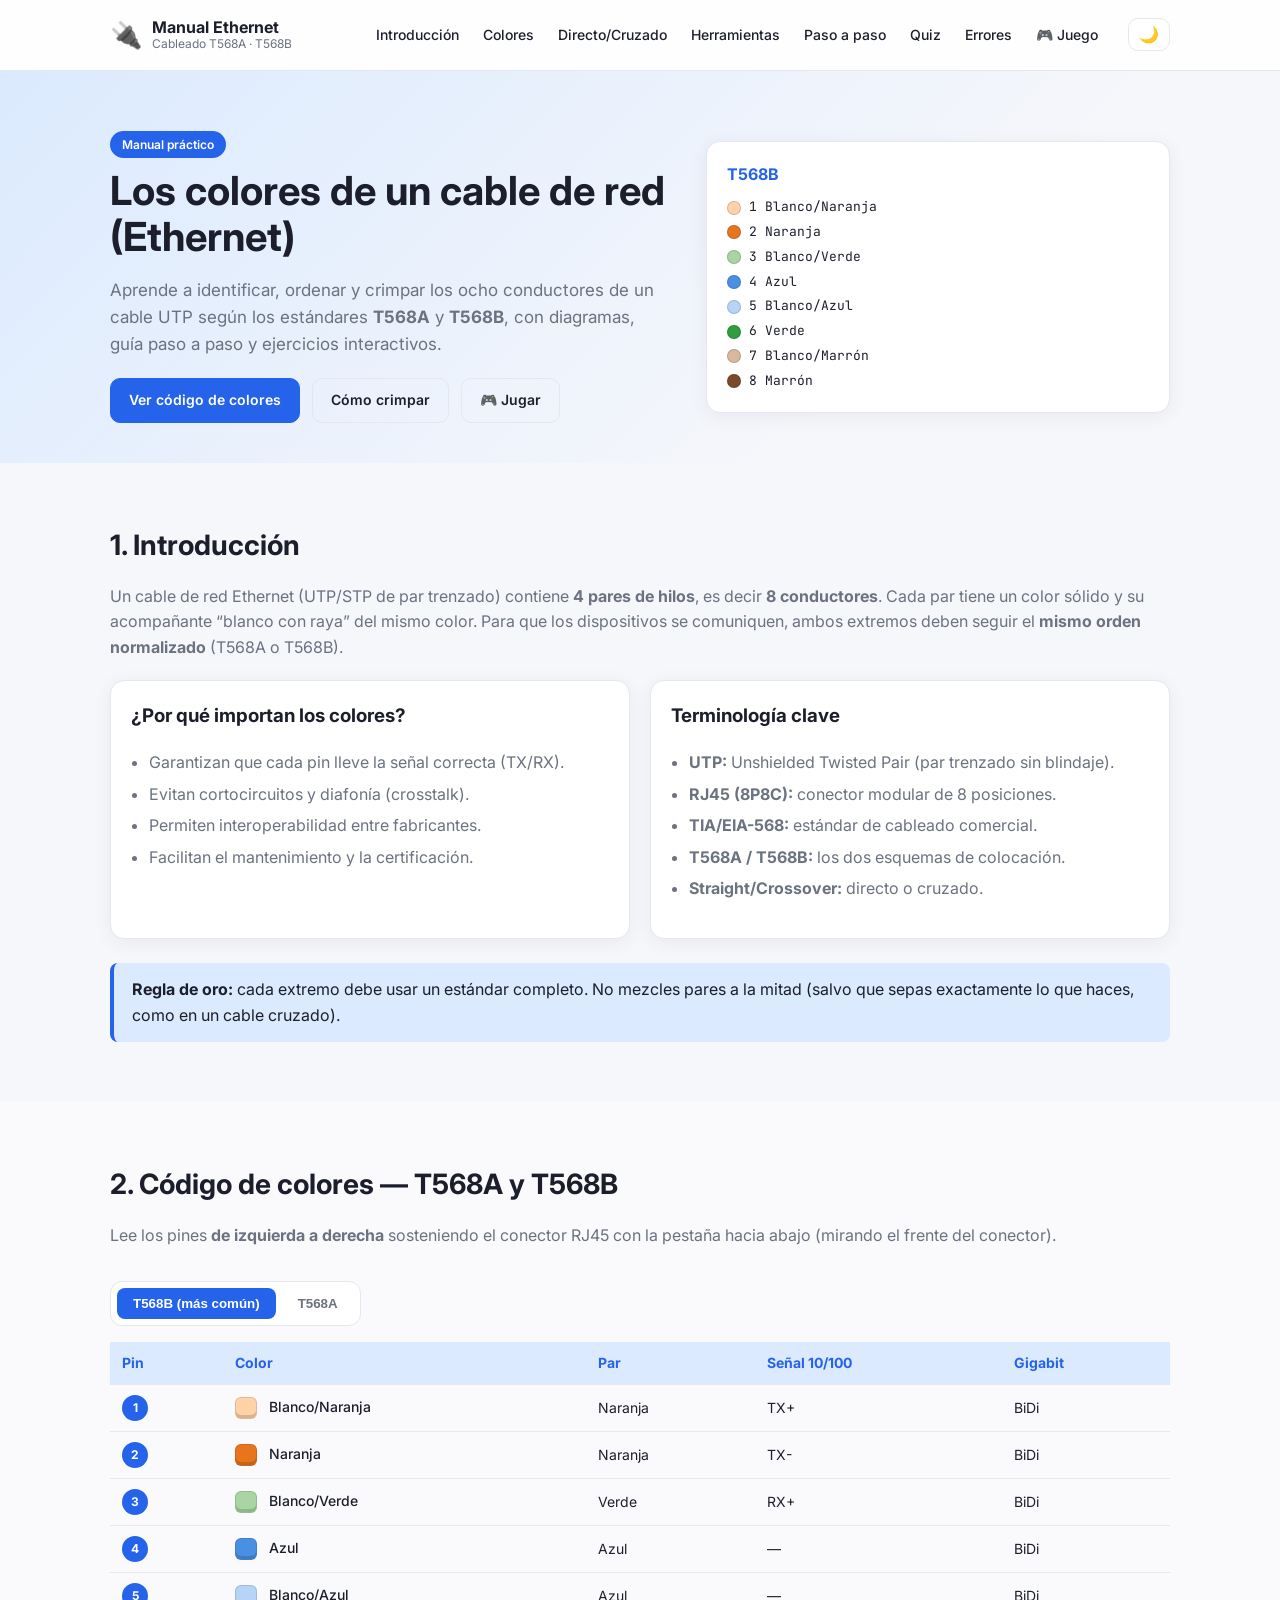
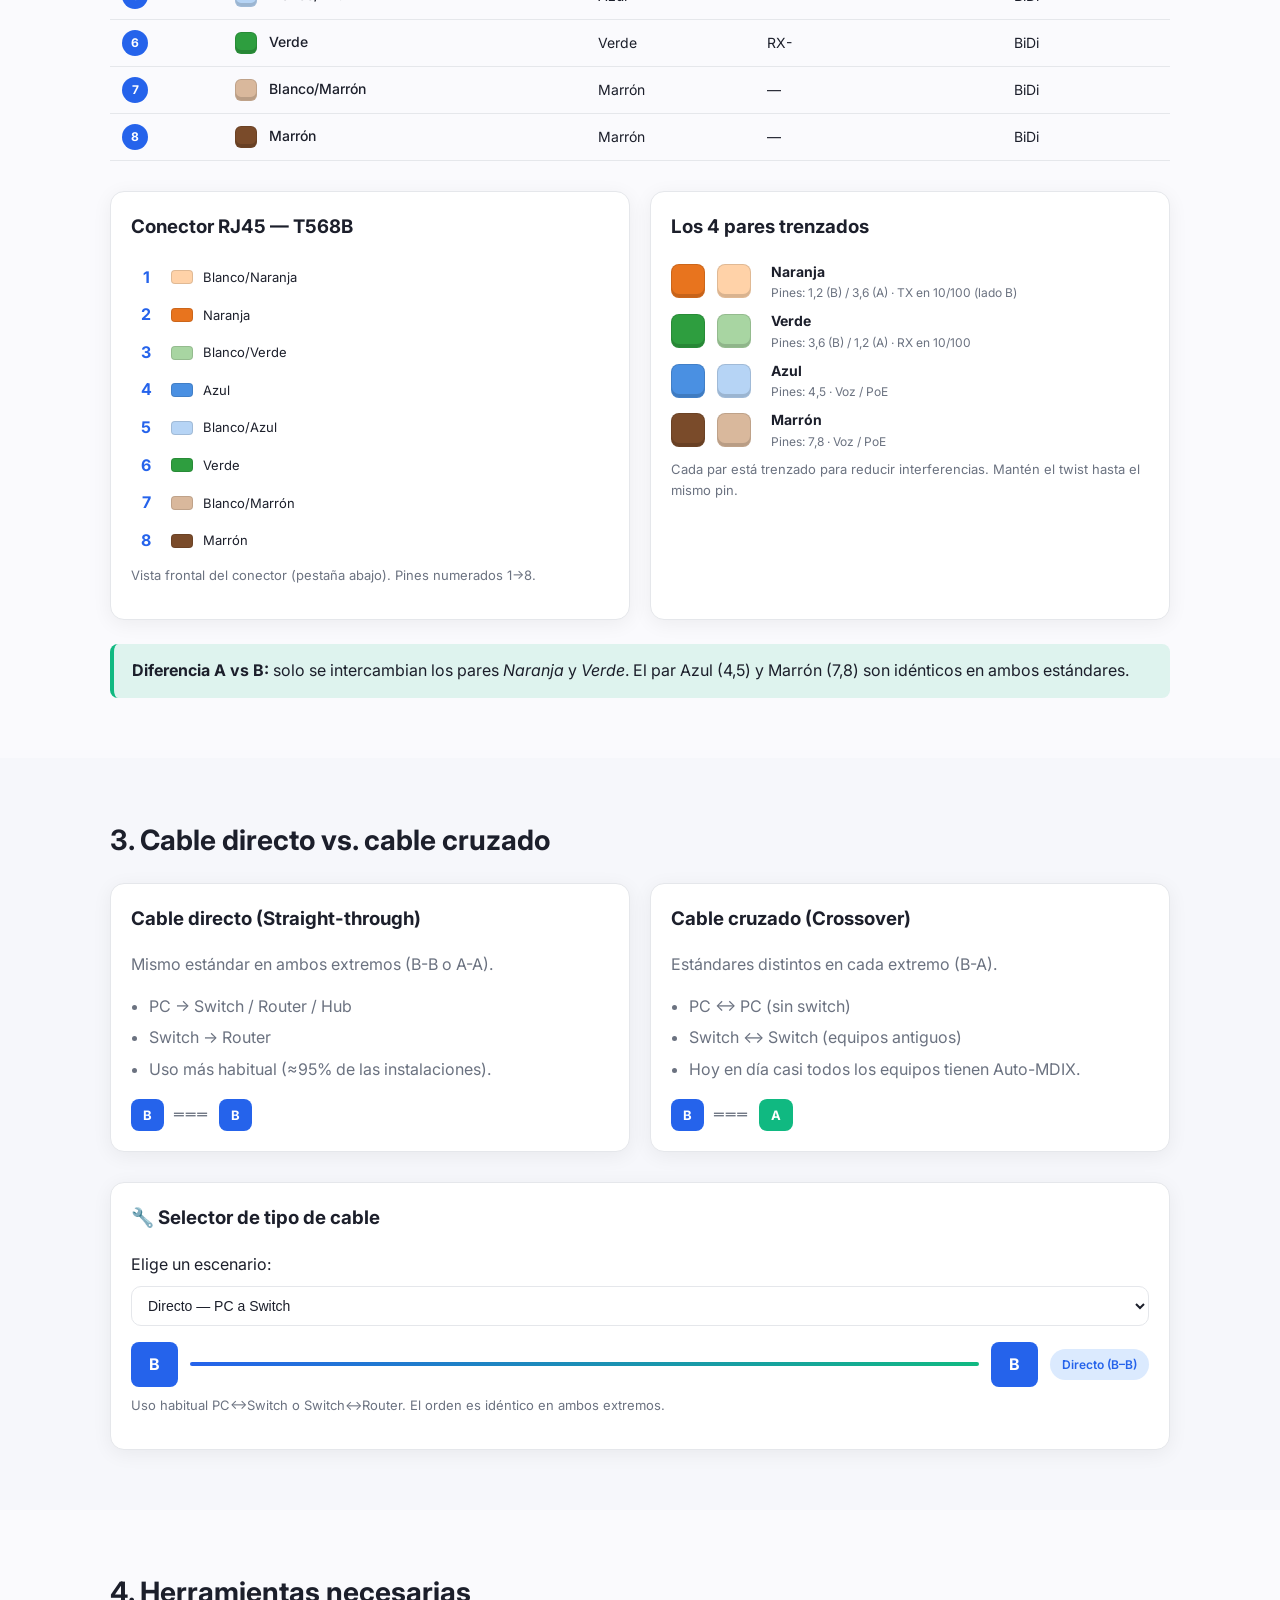
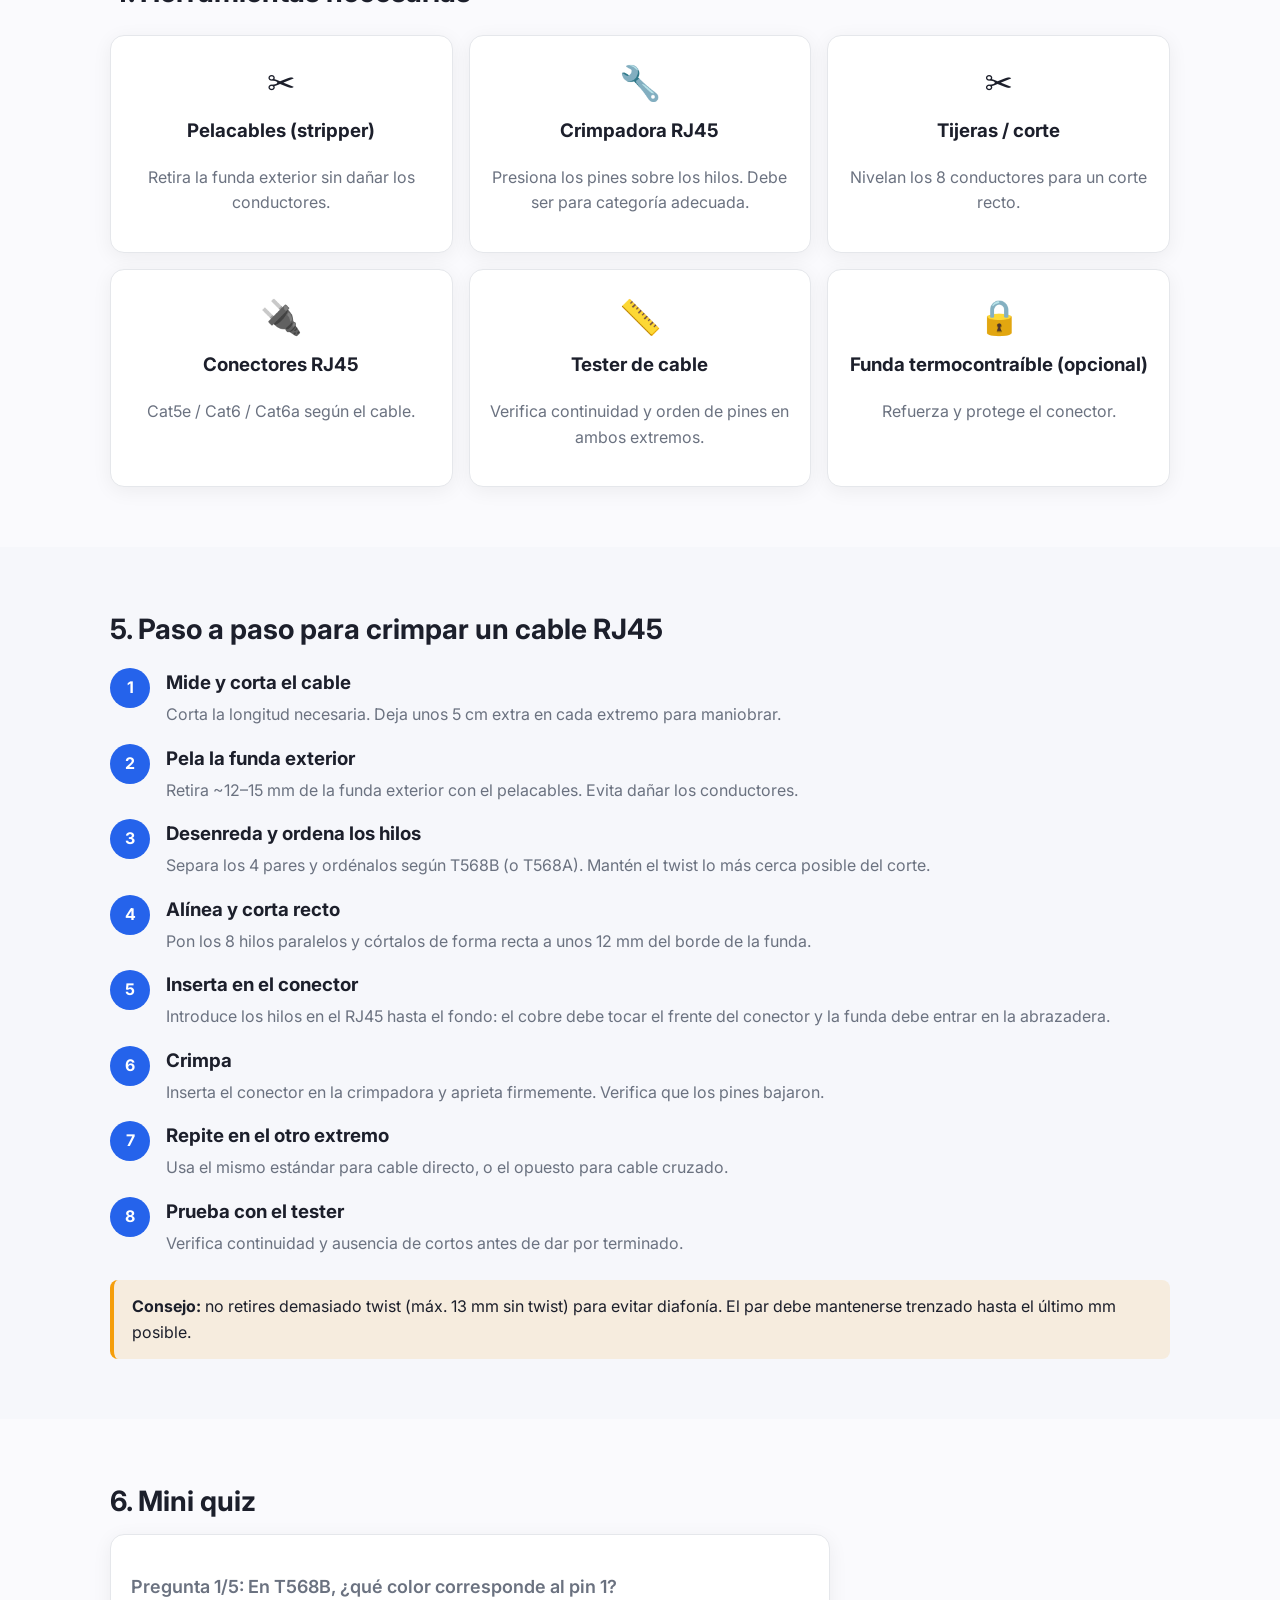
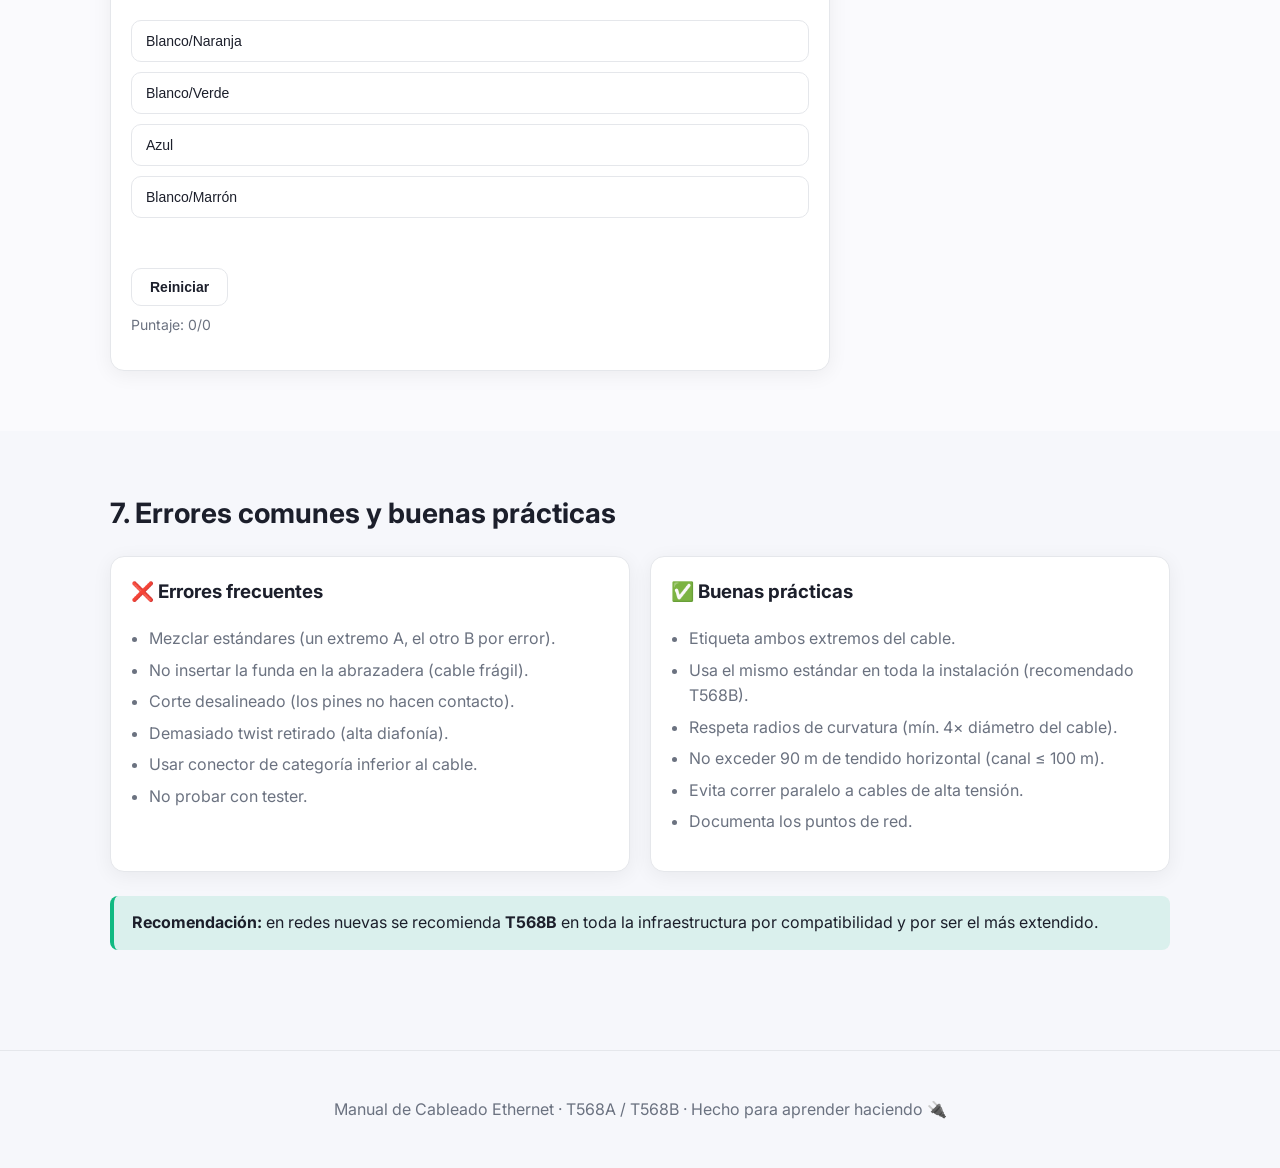
<file: index.html>
<!DOCTYPE html>
<html lang="es">
<head>
  <meta charset="UTF-8" />
  <meta name="viewport" content="width=device-width, initial-scale=1.0" />
  <title>Manual de Cableado Ethernet — T568A / T568B</title>
  <link rel="preconnect" href="https://fonts.googleapis.com" />
  <link rel="preconnect" href="https://fonts.gstatic.com" crossorigin />
  <link href="https://fonts.googleapis.com/css2?family=Inter:wght@400;500;600;700&family=JetBrains+Mono:wght@400;600&display=swap" rel="stylesheet" />
  <link rel="stylesheet" href="styles.css" />
</head>
<body>
  <header class="site-header">
    <div class="container header-inner">
      <div class="brand">
        <span class="brand-icon" aria-hidden="true">🔌</span>
        <span class="brand-text">
          <strong>Manual Ethernet</strong>
          <small>Cableado T568A · T568B</small>
        </span>
      </div>
      <nav class="site-nav" aria-label="Navegación principal">
        <a href="#intro">Introducción</a>
        <a href="#colores">Colores</a>
        <a href="#tipos">Directo/Cruzado</a>
        <a href="#herramientas">Herramientas</a>
        <a href="#paso-a-paso">Paso a paso</a>
        <a href="#quiz">Quiz</a>
        <a href="#errores">Errores</a>
        <a href="game.html">🎮 Juego</a>
      </nav>
      <button id="themeToggle" class="theme-toggle" aria-label="Cambiar tema" title="Cambiar tema">🌙</button>
    </div>
  </header>

  <section class="hero">
    <div class="container hero-inner">
      <div class="hero-text">
        <span class="badge">Manual práctico</span>
        <h1>Los colores de un cable de red (Ethernet)</h1>
        <p class="hero-sub">
          Aprende a identificar, ordenar y crimpar los ocho conductores de un cable UTP
          según los estándares <strong>T568A</strong> y <strong>T568B</strong>, con diagramas,
          guía paso a paso y ejercicios interactivos.
        </p>
        <div class="hero-cta">
          <a href="#colores" class="btn btn-primary">Ver código de colores</a>
          <a href="#paso-a-paso" class="btn btn-ghost">Cómo crimpar</a>
          <a href="game.html" class="btn btn-ghost">🎮 Jugar</a>
        </div>
      </div>
      <div class="hero-cable" aria-hidden="true">
        <div class="cable-card">
          <div class="rj45 top">
            <div class="rj45-label">T568B</div>
            <div class="pins">
              <span class="pin"><span class="dot c-wn"></span>1 Blanco/Naranja</span>
              <span class="pin"><span class="dot c-n"></span>2 Naranja</span>
              <span class="pin"><span class="dot c-wv"></span>3 Blanco/Verde</span>
              <span class="pin"><span class="dot c-a"></span>4 Azul</span>
              <span class="pin"><span class="dot c-wa"></span>5 Blanco/Azul</span>
              <span class="pin"><span class="dot c-v"></span>6 Verde</span>
              <span class="pin"><span class="dot c-wm"></span>7 Blanco/Marrón</span>
              <span class="pin"><span class="dot c-m"></span>8 Marrón</span>
            </div>
          </div>
        </div>
      </div>
    </div>
  </section>

  <section id="intro" class="section">
    <div class="container">
      <h2>1. Introducción</h2>
      <p>
        Un cable de red Ethernet (UTP/STP de par trenzado) contiene <strong>4 pares de hilos</strong>,
        es decir <strong>8 conductores</strong>. Cada par tiene un color sólido y su acompañante “blanco
        con raya” del mismo color. Para que los dispositivos se comuniquen, ambos extremos deben
        seguir el <strong>mismo orden normalizado</strong> (T568A o T568B).
      </p>
      <div class="grid-2">
        <div class="card">
          <h3>¿Por qué importan los colores?</h3>
          <ul>
            <li>Garantizan que cada pin lleve la señal correcta (TX/RX).</li>
            <li>Evitan cortocircuitos y diafonía (crosstalk).</li>
            <li>Permiten interoperabilidad entre fabricantes.</li>
            <li>Facilitan el mantenimiento y la certificación.</li>
          </ul>
        </div>
        <div class="card">
          <h3>Terminología clave</h3>
          <ul>
            <li><strong>UTP:</strong> Unshielded Twisted Pair (par trenzado sin blindaje).</li>
            <li><strong>RJ45 (8P8C):</strong> conector modular de 8 posiciones.</li>
            <li><strong>TIA/EIA-568:</strong> estándar de cableado comercial.</li>
            <li><strong>T568A / T568B:</strong> los dos esquemas de colocación.</li>
            <li><strong>Straight/Crossover:</strong> directo o cruzado.</li>
          </ul>
        </div>
      </div>
      <div class="callout">
        <strong>Regla de oro:</strong> cada extremo debe usar un estándar completo. No mezcles
        pares a la mitad (salvo que sepas exactamente lo que haces, como en un cable cruzado).
      </div>
    </div>
  </section>

  <section id="colores" class="section section-alt">
    <div class="container">
      <h2>2. Código de colores — T568A y T568B</h2>
      <p>
        Lee los pines <strong>de izquierda a derecha</strong> sosteniendo el conector RJ45 con
        la pestaña hacia abajo (mirando el frente del conector).
      </p>
      <div class="standard-switch" role="tablist" aria-label="Estándar">
        <button class="std-btn active" data-std="b" id="btnB">T568B (más común)</button>
        <button class="std-btn" data-std="a" id="btnA">T568A</button>
      </div>
      <div class="table-wrap">
        <table id="colorTable">
          <thead>
            <tr>
              <th>Pin</th>
              <th>Color</th>
              <th>Par</th>
              <th>Señal 10/100</th>
              <th>Gigabit</th>
            </tr>
          </thead>
          <tbody id="colorTableBody"></tbody>
        </table>
      </div>
      <div class="grid-2 top-gap">
        <div class="card visual-card">
          <h3 id="visTitle">Conector RJ45 — T568B</h3>
          <div class="rj45-visual" id="rj45Visual"></div>
          <p class="caption">Vista frontal del conector (pestaña abajo). Pines numerados 1→8.</p>
        </div>
        <div class="card pair-card">
          <h3>Los 4 pares trenzados</h3>
          <div id="pairsLegend"></div>
          <p class="caption">Cada par está trenzado para reducir interferencias. Mantén el twist
          hasta el mismo pin.</p>
        </div>
      </div>
      <div class="callout info">
        <strong>Diferencia A vs B:</strong> solo se intercambian los pares <em>Naranja</em> y
        <em>Verde</em>. El par Azul (4,5) y Marrón (7,8) son idénticos en ambos estándares.
      </div>
    </div>
  </section>

  <section id="tipos" class="section">
    <div class="container">
      <h2>3. Cable directo vs. cable cruzado</h2>
      <div class="grid-2">
        <div class="card">
          <h3>Cable directo (Straight-through)</h3>
          <p>Mismo estándar en ambos extremos (B-B o A-A).</p>
          <ul>
            <li>PC → Switch / Router / Hub</li>
            <li>Switch → Router</li>
            <li>Uso más habitual (≈95% de las instalaciones).</li>
          </ul>
          <div class="ends">
            <span class="end-chip b">B</span>
            <span class="arrow">═══</span>
            <span class="end-chip b">B</span>
          </div>
        </div>
        <div class="card">
          <h3>Cable cruzado (Crossover)</h3>
          <p>Estándares distintos en cada extremo (B-A).</p>
          <ul>
            <li>PC ↔ PC (sin switch)</li>
            <li>Switch ↔ Switch (equipos antiguos)</li>
            <li>Hoy en día casi todos los equipos tienen Auto-MDIX.</li>
          </ul>
          <div class="ends">
            <span class="end-chip b">B</span>
            <span class="arrow">═══</span>
            <span class="end-chip a">A</span>
          </div>
        </div>
      </div>

      <div class="card top-gap">
        <h3>🔧 Selector de tipo de cable</h3>
        <label for="cableType" class="label">Elige un escenario:</label>
        <select id="cableType" class="select">
          <option value="directo">Directo — PC a Switch</option>
          <option value="cruzado">Cruzado — PC a PC</option>
          <option value="poe">PoE — Cámara/AP a Switch</option>
        </select>
        <div id="endsPreview" class="ends-preview"></div>
        <p id="cableTypeInfo" class="caption"></p>
      </div>
    </div>
  </section>

  <section id="herramientas" class="section section-alt">
    <div class="container">
      <h2>4. Herramientas necesarias</h2>
      <div class="grid-3">
        <div class="card tool-card">
          <div class="tool-icon">✂️</div>
          <h3>Pelacables (stripper)</h3>
          <p>Retira la funda exterior sin dañar los conductores.</p>
        </div>
        <div class="card tool-card">
          <div class="tool-icon">🔧</div>
          <h3>Crimpadora RJ45</h3>
          <p>Presiona los pines sobre los hilos. Debe ser para categoría adecuada.</p>
        </div>
        <div class="card tool-card">
          <div class="tool-icon">✂️</div>
          <h3>Tijeras / corte</h3>
          <p>Nivelan los 8 conductores para un corte recto.</p>
        </div>
        <div class="card tool-card">
          <div class="tool-icon">🔌</div>
          <h3>Conectores RJ45</h3>
          <p>Cat5e / Cat6 / Cat6a según el cable.</p>
        </div>
        <div class="card tool-card">
          <div class="tool-icon">📏</div>
          <h3>Tester de cable</h3>
          <p>Verifica continuidad y orden de pines en ambos extremos.</p>
        </div>
        <div class="card tool-card">
          <div class="tool-icon">🔒</div>
          <h3>Funda termocontraíble (opcional)</h3>
          <p>Refuerza y protege el conector.</p>
        </div>
      </div>
    </div>
  </section>

  <section id="paso-a-paso" class="section">
    <div class="container">
      <h2>5. Paso a paso para crimpar un cable RJ45</h2>
      <ol class="steps">
        <li class="step">
          <span class="step-num">1</span>
          <div>
            <h3>Mide y corta el cable</h3>
            <p>Corta la longitud necesaria. Deja unos 5 cm extra en cada extremo para maniobrar.</p>
          </div>
        </li>
        <li class="step">
          <span class="step-num">2</span>
          <div>
            <h3>Pela la funda exterior</h3>
            <p>Retira ~12–15 mm de la funda exterior con el pelacables. Evita dañar los conductores.</p>
          </div>
        </li>
        <li class="step">
          <span class="step-num">3</span>
          <div>
            <h3>Desenreda y ordena los hilos</h3>
            <p>Separa los 4 pares y ordénalos según T568B (o T568A). Mantén el twist lo más cerca posible del corte.</p>
          </div>
        </li>
        <li class="step">
          <span class="step-num">4</span>
          <div>
            <h3>Alínea y corta recto</h3>
            <p>Pon los 8 hilos paralelos y córtalos de forma recta a unos 12 mm del borde de la funda.</p>
          </div>
        </li>
        <li class="step">
          <span class="step-num">5</span>
          <div>
            <h3>Inserta en el conector</h3>
            <p>Introduce los hilos en el RJ45 hasta el fondo: el cobre debe tocar el frente del conector y la funda debe entrar en la abrazadera.</p>
          </div>
        </li>
        <li class="step">
          <span class="step-num">6</span>
          <div>
            <h3>Crimpa</h3>
            <p>Inserta el conector en la crimpadora y aprieta firmemente. Verifica que los pines bajaron.</p>
          </div>
        </li>
        <li class="step">
          <span class="step-num">7</span>
          <div>
            <h3>Repite en el otro extremo</h3>
            <p>Usa el mismo estándar para cable directo, o el opuesto para cable cruzado.</p>
          </div>
        </li>
        <li class="step">
          <span class="step-num">8</span>
          <div>
            <h3>Prueba con el tester</h3>
            <p>Verifica continuidad y ausencia de cortos antes de dar por terminado.</p>
          </div>
        </li>
      </ol>
      <div class="callout warning">
        <strong>Consejo:</strong> no retires demasiado twist (máx. 13 mm sin twist) para evitar diafonía.
        El par debe mantenerse trenzado hasta el último mm posible.
      </div>
    </div>
  </section>

  <section id="quiz" class="section section-alt">
    <div class="container">
      <h2>6. Mini quiz</h2>
      <div class="card quiz-card">
        <p id="quizQuestion" class="quiz-q"></p>
        <div id="quizOptions" class="quiz-options"></div>
        <p id="quizFeedback" class="quiz-feedback"></p>
        <div class="quiz-actions">
          <button id="nextBtn" class="btn btn-primary" style="display:none;">Siguiente</button>
          <button id="restartQuiz" class="btn btn-ghost">Reiniciar</button>
        </div>
        <p id="quizScore" class="quiz-score"></p>
      </div>
    </div>
  </section>

  <section id="errores" class="section">
    <div class="container">
      <h2>7. Errores comunes y buenas prácticas</h2>
      <div class="grid-2">
        <div class="card">
          <h3>❌ Errores frecuentes</h3>
          <ul>
            <li>Mezclar estándares (un extremo A, el otro B por error).</li>
            <li>No insertar la funda en la abrazadera (cable frágil).</li>
            <li>Corte desalineado (los pines no hacen contacto).</li>
            <li>Demasiado twist retirado (alta diafonía).</li>
            <li>Usar conector de categoría inferior al cable.</li>
            <li>No probar con tester.</li>
          </ul>
        </div>
        <div class="card">
          <h3>✅ Buenas prácticas</h3>
          <ul>
            <li>Etiqueta ambos extremos del cable.</li>
            <li>Usa el mismo estándar en toda la instalación (recomendado T568B).</li>
            <li>Respeta radios de curvatura (mín. 4× diámetro del cable).</li>
            <li>No exceder 90 m de tendido horizontal (canal ≤ 100 m).</li>
            <li>Evita correr paralelo a cables de alta tensión.</li>
            <li>Documenta los puntos de red.</li>
          </ul>
        </div>
      </div>
      <div class="callout info">
        <strong>Recomendación:</strong> en redes nuevas se recomienda <strong>T568B</strong>
        en toda la infraestructura por compatibilidad y por ser el más extendido.
      </div>
    </div>
  </section>

  <footer class="site-footer">
    <div class="container">
      <p>Manual de Cableado Ethernet · T568A / T568B · Hecho para aprender haciendo 🔌</p>
    </div>
  </footer>

  <script src="script.js"></script>
</body>
</html>
</file>
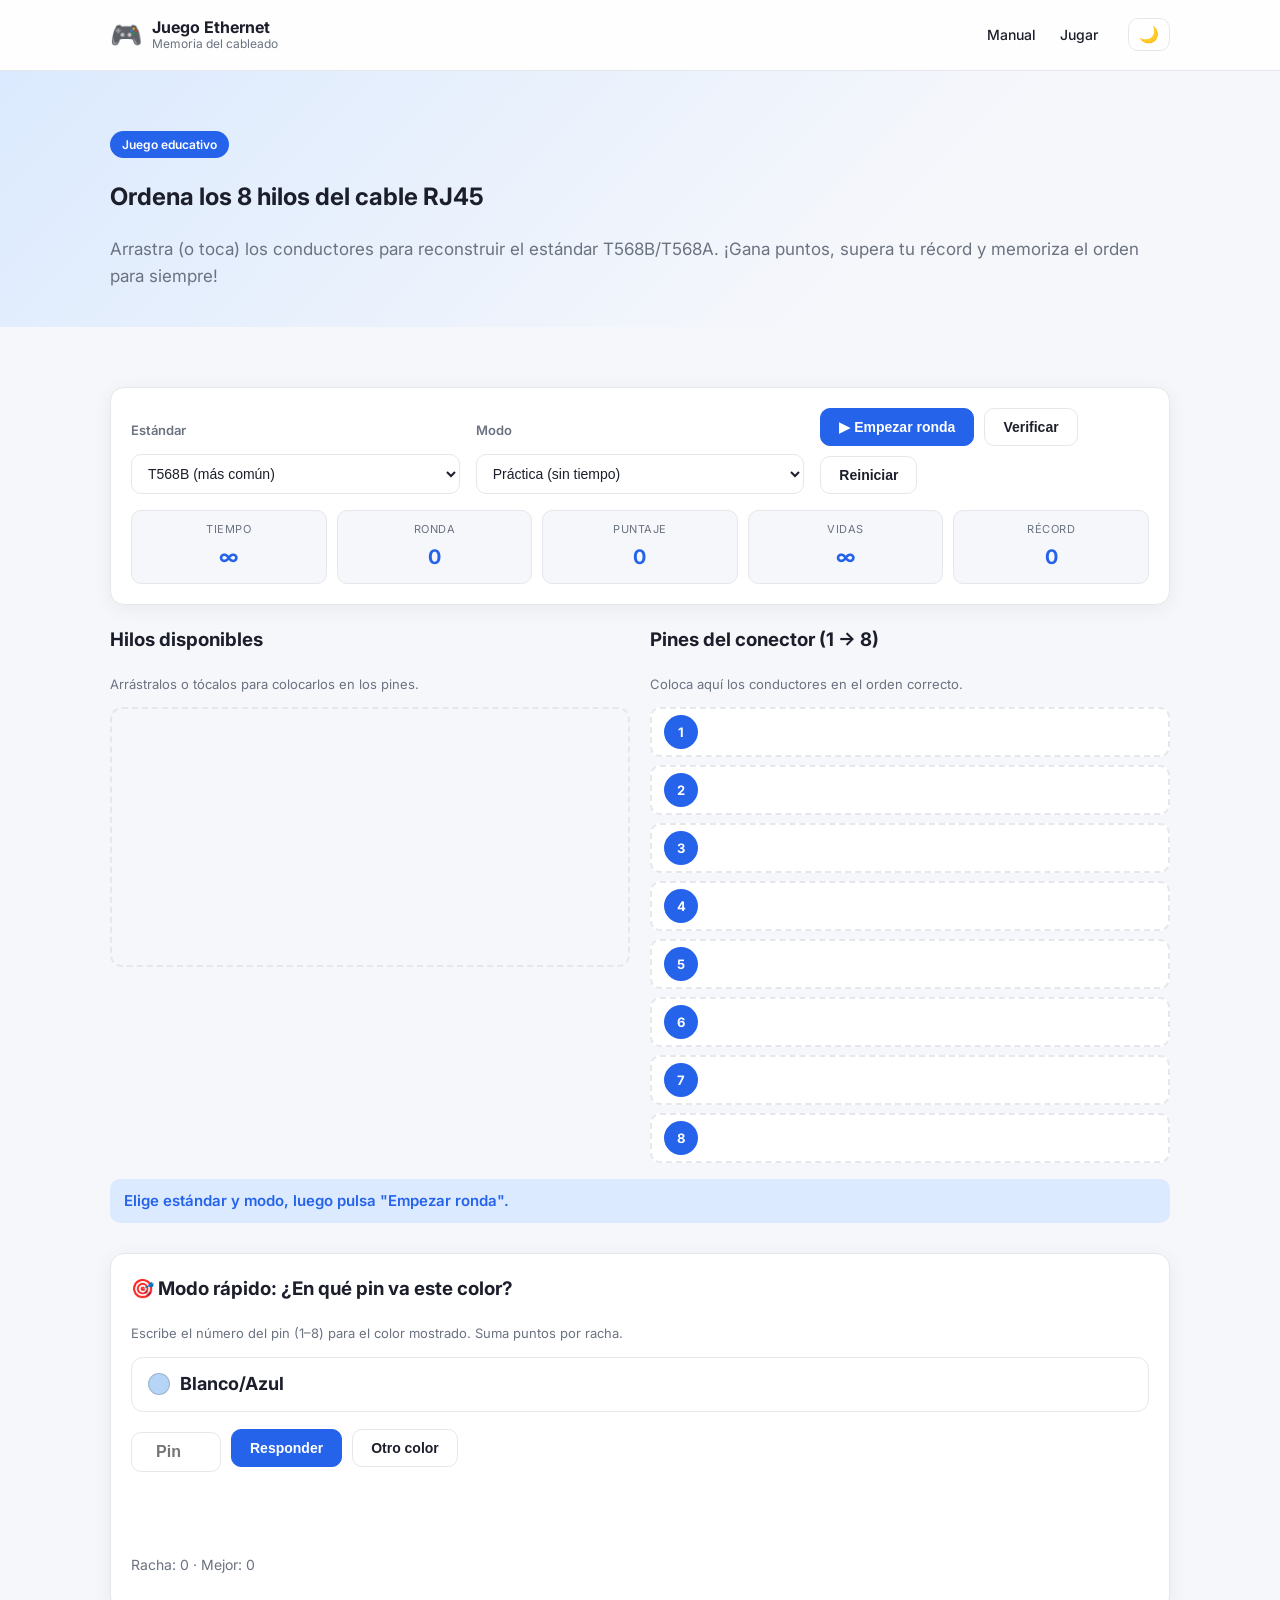
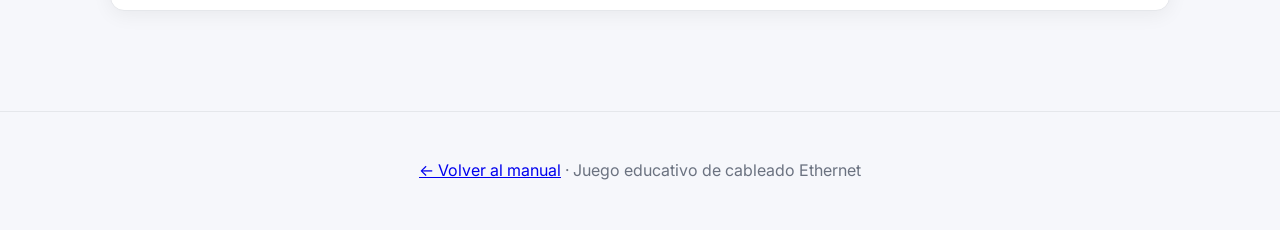
<file: game.html>
<!DOCTYPE html>
<html lang="es">
<head>
  <meta charset="UTF-8" />
  <meta name="viewport" content="width=device-width, initial-scale=1.0" />
  <title>Juego: Memoria del Cableado — Ethernet</title>
  <link rel="preconnect" href="https://fonts.googleapis.com" />
  <link rel="preconnect" href="https://fonts.gstatic.com" crossorigin />
  <link href="https://fonts.googleapis.com/css2?family=Inter:wght@400;500;600;700&family=JetBrains+Mono:wght@400;600&display=swap" rel="stylesheet" />
  <link rel="stylesheet" href="styles.css" />
  <link rel="stylesheet" href="game.css" />
</head>
<body>
  <header class="site-header">
    <div class="container header-inner">
      <div class="brand">
        <span class="brand-icon" aria-hidden="true">🎮</span>
        <span class="brand-text">
          <strong>Juego Ethernet</strong>
          <small>Memoria del cableado</small>
        </span>
      </div>
      <nav class="site-nav" aria-label="Navegación">
        <a href="index.html">Manual</a>
        <a href="#juego">Jugar</a>
      </nav>
      <button id="themeToggle" class="theme-toggle" aria-label="Cambiar tema">🌙</button>
    </div>
  </header>

  <section class="hero game-hero">
    <div class="container">
      <span class="badge">Juego educativo</span>
      <h1>Ordena los 8 hilos del cable RJ45</h1>
      <p class="hero-sub">
        Arrastra (o toca) los conductores para reconstruir el estándar T568B/T568A.
        ¡Gana puntos, supera tu récord y memoriza el orden para siempre!
      </p>
    </div>
  </section>

  <section id="juego" class="section">
    <div class="container">
      <!-- ===== CONTROLES ===== -->
      <div class="game-controls card">
        <div class="ctrl-row">
          <div class="ctrl">
            <label for="stdSelect">Estándar</label>
            <select id="stdSelect" class="select">
              <option value="b">T568B (más común)</option>
              <option value="a">T568A</option>
            </select>
          </div>
          <div class="ctrl">
            <label for="modeSelect">Modo</label>
            <select id="modeSelect" class="select">
              <option value="practice">Práctica (sin tiempo)</option>
              <option value="timed">Contrarreloj (45s)</option>
              <option value="challenge">Desafío (3 vidas · 35s)</option>
              <option value="extreme">Extremo (2 vidas · 20s)</option>
            </select>
          </div>
          <div class="ctrl ctrl-buttons">
            <button id="startBtn" class="btn btn-primary">▶ Empezar ronda</button>
            <button id="checkBtn" class="btn" disabled>Verificar</button>
            <button id="resetBtn" class="btn btn-ghost" disabled>Reiniciar</button>
          </div>
        </div>

        <!-- ===== STATS ===== -->
        <div class="stats">
          <div class="stat"><span class="stat-label">Tiempo</span><span id="timeVal" class="stat-val">—</span></div>
          <div class="stat"><span class="stat-label">Ronda</span><span id="roundVal" class="stat-val">0</span></div>
          <div class="stat"><span class="stat-label">Puntaje</span><span id="scoreVal" class="stat-val">0</span></div>
          <div class="stat"><span class="stat-label">Vidas</span><span id="livesVal" class="stat-val">❤️❤️❤️</span></div>
          <div class="stat"><span class="stat-label">Récord</span><span id="bestVal" class="stat-val">0</span></div>
        </div>
      </div>

      <!-- ===== TABLERO ===== -->
      <div id="countdown" class="countdown" style="display:none;">3</div>
      <div class="board">
        <div class="col">
          <h3>Hilos disponibles</h3>
          <p class="caption">Arrástralos o tócalos para colocarlos en los pines.</p>
          <div id="pool" class="pool"></div>
        </div>
        <div class="col">
          <h3>Pines del conector (1 → 8)</h3>
          <p class="caption">Coloca aquí los conductores en el orden correcto.</p>
          <div id="slots" class="slots"></div>
        </div>
      </div>

      <div id="feedback" class="feedback" aria-live="polite"></div>

      <!-- ===== SEGUNDO MODO: ADIVINA EL PIN ===== -->
      <div class="card top-gap">
        <h3>🎯 Modo rápido: ¿En qué pin va este color?</h3>
        <p class="caption">Escribe el número del pin (1–8) para el color mostrado. Suma puntos por racha.</p>
        <div id="quickArea" class="quick-area">
          <div id="quickColor" class="quick-color">—</div>
          <div class="quick-controls">
            <input id="quickInput" type="number" min="1" max="8" placeholder="Pin" class="select quick-input" />
            <button id="quickSubmit" class="btn btn-primary">Responder</button>
            <button id="quickNext" class="btn btn-ghost">Otro color</button>
          </div>
          <p id="quickFeedback" class="quiz-feedback"></p>
          <p class="quiz-score">Racha: <span id="streakVal">0</span> · Mejor: <span id="bestStreakVal">0</span></p>
        </div>
      </div>
    </div>
  </section>

  <footer class="site-footer">
    <div class="container">
      <p><a href="index.html">← Volver al manual</a> · Juego educativo de cableado Ethernet</p>
    </div>
  </footer>

  <script src="game.js"></script>
</body>
</html>
</file>
<file: styles.css>
:root {
  --bg: #f6f7fb;
  --bg-elev: #ffffff;
  --fg: #1c1f2b;
  --muted: #6b7280;
  --primary: #2563eb;
  --primary-soft: #dbeafe;
  --accent: #10b981;
  --warning: #f59e0b;
  --danger: #ef4444;
  --border: #e5e7eb;
  --shadow: 0 4px 20px rgba(0,0,0,.06);
  --radius: 14px;
}

[data-theme="dark"] {
  --bg: #0f1220;
  --bg-elev: #1a1e33;
  --fg: #e6e8f0;
  --muted: #9ca3af;
  --primary: #60a5fa;
  --primary-soft: #1e293b;
  --accent: #34d399;
  --border: #2a2f4a;
  --shadow: 0 4px 20px rgba(0,0,0,.3);
}

* { box-sizing: border-box; }

html { scroll-behavior: smooth; }

body {
  margin: 0;
  font-family: 'Inter', system-ui, -apple-system, Segoe UI, Roboto, sans-serif;
  background: var(--bg);
  color: var(--fg);
  line-height: 1.6;
  transition: background .3s, color .3s;
}

.container { max-width: 1100px; margin: 0 auto; padding: 0 20px; }

/* ============ HEADER ============ */
.site-header {
  position: sticky; top: 0; z-index: 50;
  backdrop-filter: blur(10px);
  background: color-mix(in srgb, var(--bg-elev) 85%, transparent);
  border-bottom: 1px solid var(--border);
}
.header-inner {
  display: flex; align-items: center; gap: 20px;
  padding: 14px 20px;
}
.brand { display: flex; align-items: center; gap: 10px; }
.brand-icon { font-size: 26px; }
.brand-text { display: flex; flex-direction: column; line-height: 1.1; }
.brand-text strong { font-size: 16px; }
.brand-text small { color: var(--muted); font-size: 12px; }
.site-nav { display: flex; gap: 4px; margin-left: auto; flex-wrap: wrap; }
.site-nav a {
  text-decoration: none; color: var(--fg); font-size: 14px; font-weight: 500;
  padding: 6px 10px; border-radius: 8px; transition: background .2s;
}
.site-nav a:hover { background: var(--primary-soft); color: var(--primary); }
.theme-toggle {
  border: 1px solid var(--border); background: var(--bg-elev); color: var(--fg);
  border-radius: 10px; padding: 6px 10px; cursor: pointer; font-size: 16px;
}

/* ============ HERO ============ */
.hero {
  padding: 60px 0 40px;
  background: linear-gradient(135deg, var(--primary-soft), transparent 70%);
}
.hero-inner {
  display: grid; grid-template-columns: 1.2fr 1fr; gap: 40px; align-items: center;
}
.hero-text h1 { font-size: 40px; line-height: 1.15; margin: 10px 0; }
.hero-sub { color: var(--muted); font-size: 17px; }
.badge {
  display: inline-block; background: var(--primary); color: #fff;
  padding: 4px 12px; border-radius: 999px; font-size: 12px; font-weight: 600;
}
.hero-cta { display: flex; gap: 12px; margin-top: 20px; flex-wrap: wrap; }
.btn {
  display: inline-flex; align-items: center; gap: 8px;
  padding: 10px 18px; border-radius: 10px; font-weight: 600; font-size: 14px;
  border: 1px solid var(--border); cursor: pointer; text-decoration: none;
  background: var(--bg-elev); color: var(--fg); transition: all .2s;
}
.btn:hover { transform: translateY(-1px); }
.btn-primary { background: var(--primary); color: #fff; border-color: var(--primary); }
.btn-primary:hover { filter: brightness(1.1); }
.btn-ghost { background: transparent; }
.cable-card {
  background: var(--bg-elev); border: 1px solid var(--border);
  border-radius: var(--radius); padding: 20px; box-shadow: var(--shadow);
}
.rj45-label { font-weight: 700; margin-bottom: 10px; color: var(--primary); }
.pins { display: flex; flex-direction: column; gap: 4px; font-family: 'JetBrains Mono', monospace; font-size: 13px; }
.pin { display: flex; align-items: center; gap: 8px; }
.dot { width: 14px; height: 14px; border-radius: 50%; display: inline-block; border: 1px solid rgba(0,0,0,.15); }
.c-wn { background: #ffd2a8; } .c-n { background: #e8741e; }
.c-wv { background: #a8d5a2; } .c-v { background: #2e9e3f; }
.c-a  { background: #4a90e2; } .c-wa { background: #b6d4f5; }
.c-wm { background: #d9b89c; } .c-m  { background: #7a4b2a; }

/* ============ SECTIONS ============ */
.section { padding: 60px 0; }
.section-alt { background: color-mix(in srgb, var(--bg-elev) 40%, var(--bg)); }
.section h2 { font-size: 28px; margin: 0 0 10px; }
.section p { color: var(--muted); }

.grid-2 { display: grid; grid-template-columns: 1fr 1fr; gap: 20px; margin-top: 20px; }
.grid-3 { display: grid; grid-template-columns: repeat(3, 1fr); gap: 16px; margin-top: 20px; }
.top-gap { margin-top: 30px; }

.card {
  background: var(--bg-elev); border: 1px solid var(--border);
  border-radius: var(--radius); padding: 20px; box-shadow: var(--shadow);
}
.card h3 { margin-top: 0; }
.card ul { padding-left: 18px; color: var(--muted); }
.card li { margin: 6px 0; }

.callout {
  margin-top: 24px; padding: 14px 18px; border-left: 4px solid var(--primary);
  background: var(--primary-soft); border-radius: 8px; color: var(--fg);
}
.callout.info { border-color: var(--accent); background: color-mix(in srgb, var(--accent) 12%, transparent); }
.callout.warning { border-color: var(--warning); background: color-mix(in srgb, var(--warning) 12%, transparent); }

.caption { font-size: 13px; color: var(--muted); margin-top: 8px; }

/* ============ STANDARD SWITCH ============ */
.standard-switch {
  display: inline-flex; gap: 6px; padding: 6px; border-radius: 12px;
  background: var(--bg-elev); border: 1px solid var(--border); margin: 16px 0;
}
.std-btn {
  border: none; background: transparent; padding: 8px 16px; border-radius: 8px;
  cursor: pointer; font-weight: 600; color: var(--muted); transition: all .2s;
}
.std-btn.active { background: var(--primary); color: #fff; }

/* ============ TABLE ============ */
.table-wrap { overflow-x: auto; }
table { width: 100%; border-collapse: collapse; font-size: 14px; }
th, td { padding: 10px 12px; border-bottom: 1px solid var(--border); text-align: left; }
th { background: var(--primary-soft); color: var(--primary); font-weight: 700; }
.swatch {
  display: inline-block; width: 22px; height: 22px; border-radius: 6px;
  vertical-align: middle; margin-right: 8px; border: 1px solid rgba(0,0,0,.12);
  box-shadow: inset 0 -3px 0 rgba(0,0,0,.15);
}
.swatch.big { width: 34px; height: 34px; border-radius: 8px; }
.swatch.stripe {
  background-image: repeating-linear-gradient(
    45deg, rgba(255,255,255,.55) 0 4px, transparent 4px 8px
  );
}
.pin-num {
  display: inline-flex; width: 26px; height: 26px; border-radius: 50%;
  align-items: center; justify-content: center; background: var(--primary);
  color: #fff; font-weight: 700; font-size: 12px;
}
.color-name { font-weight: 500; }

/* ============ VISUAL RJ45 ============ */
.rj45-visual { }
.rj-body { display: flex; flex-direction: column; gap: 4px; }
.rj-pin {
  display: grid; grid-template-columns: 30px 22px 1fr; align-items: center; gap: 10px;
  padding: 4px 0;
}
.rj-num { font-weight: 700; color: var(--primary); text-align: center; }
.rj-wire { height: 14px; border-radius: 4px; border: 1px solid rgba(0,0,0,.12); }
.rj-color { font-size: 13px; }

.pair-row { display: flex; align-items: center; gap: 12px; margin: 8px 0; }
.pair-colors { display: flex; gap: 4px; }
.pair-info { display: flex; flex-direction: column; }
.pair-info strong { font-size: 14px; }
.pair-info .muted { font-size: 12px; color: var(--muted); }

/* ============ ENDS / DIRECTO ============ */
.ends { display: flex; align-items: center; gap: 10px; margin-top: 10px; }
.end-chip {
  padding: 6px 12px; border-radius: 8px; font-weight: 700; font-size: 13px;
  color: #fff;
}
.end-chip.b { background: var(--primary); }
.end-chip.a { background: var(--accent); }
.arrow { color: var(--muted); font-weight: 700; letter-spacing: 2px; }
.select {
  width: 100%; padding: 10px 12px; border-radius: 10px;
  border: 1px solid var(--border); background: var(--bg-elev); color: var(--fg);
  font-size: 14px; margin-top: 8px;
}
.ends-preview {
  display: flex; align-items: center; gap: 12px; margin-top: 16px; flex-wrap: wrap;
}
.end-chip.big { padding: 10px 18px; font-size: 16px; }
.cable-line {
  flex: 1; min-width: 60px; height: 4px; background: linear-gradient(90deg, var(--primary), var(--accent));
  border-radius: 2px; position: relative;
}
.label-pill {
  padding: 6px 12px; border-radius: 999px; font-size: 12px; font-weight: 600;
  background: var(--primary-soft); color: var(--primary);
}

/* ============ TOOLS ============ */
.tool-card { text-align: center; }
.tool-icon { font-size: 34px; margin-bottom: 6px; }

/* ============ STEPS ============ */
.steps { list-style: none; padding: 0; counter-reset: step; display: flex; flex-direction: column; gap: 16px; }
.step { display: flex; gap: 16px; align-items: flex-start; }
.step-num {
  flex: 0 0 40px; height: 40px; border-radius: 50%;
  background: var(--primary); color: #fff; font-weight: 700;
  display: flex; align-items: center; justify-content: center;
}
.step h3 { margin: 0 0 4px; }
.step p { margin: 0; color: var(--muted); }

/* ============ QUIZ ============ */
.quiz-card { max-width: 720px; }
.quiz-q { font-size: 18px; font-weight: 600; color: var(--fg); }
.quiz-options { display: grid; gap: 10px; margin-top: 12px; }
.opt-btn {
  text-align: left; padding: 12px 14px; border-radius: 10px;
  border: 1px solid var(--border); background: var(--bg-elev); color: var(--fg);
  cursor: pointer; font-size: 14px; transition: all .2s;
}
.opt-btn:hover:not(:disabled) { border-color: var(--primary); background: var(--primary-soft); }
.opt-btn.correct { border-color: var(--accent); background: color-mix(in srgb, var(--accent) 20%, transparent); }
.opt-btn.wrong { border-color: var(--danger); background: color-mix(in srgb, var(--danger) 15%, transparent); }
.opt-btn:disabled { cursor: not-allowed; opacity: .9; }
.quiz-feedback { margin-top: 12px; font-weight: 600; min-height: 22px; }
.quiz-feedback.ok { color: var(--accent); }
.quiz-feedback.bad { color: var(--danger); }
.quiz-actions { display: flex; gap: 10px; margin-top: 12px; }
.quiz-score { font-size: 14px; color: var(--muted); margin-top: 8px; }

/* ============ FOOTER ============ */
.site-footer {
  padding: 30px 0; text-align: center; color: var(--muted);
  border-top: 1px solid var(--border); margin-top: 40px;
}

/* ============ RESPONSIVE ============ */
@media (max-width: 860px) {
  .hero-inner { grid-template-columns: 1fr; }
  .hero-text h1 { font-size: 30px; }
  .grid-2, .grid-3 { grid-template-columns: 1fr; }
  .site-nav { display: none; }
}
</file>
<file: game.css>
/* ============ SUSPENSO ============ */
.countdown {
  position: fixed; inset: 0; z-index: 100;
  display: flex; align-items: center; justify-content: center;
  background: rgba(0,0,0,.6); backdrop-filter: blur(4px);
  font-size: 120px; font-weight: 800; color: #fff;
  text-shadow: 0 0 30px var(--primary);
  animation: cdPulse .8s ease-in-out infinite alternate;
}
@keyframes cdPulse { from { transform: scale(1); } to { transform: scale(1.15); } }

.time-danger { color: var(--danger) !important; animation: dangerPulse .5s ease-in-out infinite alternate; }
@keyframes dangerPulse { from { transform: scale(1); } to { transform: scale(1.25); } }

.board.shake { animation: shake .4s; }
@keyframes shake {
  0%,100% { transform: translateX(0); }
  20% { transform: translateX(-6px); }
  40% { transform: translateX(6px); }
  60% { transform: translateX(-4px); }
  80% { transform: translateX(4px); }
}

.combo-badge {
  display: inline-block; margin-left: 8px; padding: 2px 8px;
  border-radius: 999px; background: var(--warning); color: #000;
  font-size: 12px; font-weight: 700;
}
.game-hero { padding-bottom: 20px; }
.game-controls { margin-bottom: 20px; }
.ctrl-row {
  display: flex; gap: 16px; flex-wrap: wrap; align-items: flex-end;
}
.ctrl { display: flex; flex-direction: column; gap: 6px; flex: 1; min-width: 160px; }
.ctrl label { font-size: 13px; font-weight: 600; color: var(--muted); }
.ctrl-buttons { flex-direction: row; align-items: center; gap: 10px; flex-wrap: wrap; }
.stats {
  display: grid; grid-template-columns: repeat(5, 1fr); gap: 10px; margin-top: 16px;
}
.stat {
  background: var(--bg); border: 1px solid var(--border); border-radius: 10px;
  padding: 10px; text-align: center;
}
.stat-label { display: block; font-size: 11px; color: var(--muted); text-transform: uppercase; letter-spacing: .5px; }
.stat-val { display: block; font-size: 20px; font-weight: 700; color: var(--primary); margin-top: 2px; }
.board { display: grid; grid-template-columns: 1fr 1fr; gap: 20px; margin-top: 20px; }
.board h3 { margin-top: 0; }

/* pool of tokens */
.pool {
  min-height: 260px; display: flex; flex-direction: column; gap: 8px;
  padding: 8px; border: 2px dashed var(--border); border-radius: 12px;
  background: color-mix(in srgb, var(--bg) 60%, transparent);
  transition: border-color .2s, background .2s;
}
.pool.drag-over { border-color: var(--primary); background: var(--primary-soft); }

/* slots */
.slots { display: flex; flex-direction: column; gap: 8px; }
.slot {
  display: grid; grid-template-columns: 46px 1fr; align-items: center; gap: 10px;
  padding: 6px; border: 2px dashed var(--border); border-radius: 10px;
  min-height: 46px; transition: all .2s; background: var(--bg-elev);
}
.slot.drag-over { border-color: var(--primary); background: var(--primary-soft); }
.slot-num {
  width: 34px; height: 34px; border-radius: 50%;
  background: var(--primary); color: #fff; font-weight: 700; font-size: 13px;
  display: flex; align-items: center; justify-content: center; justify-self: center;
}
.slot-content { min-height: 32px; display: flex; align-items: center; }

/* wire token */
.wire {
  display: flex; align-items: center; gap: 8px; padding: 8px 12px;
  border-radius: 10px; border: 1px solid rgba(0,0,0,.12);
  background: var(--bg-elev); box-shadow: 0 2px 6px rgba(0,0,0,.08);
  cursor: grab; user-select: none; font-size: 13px; font-weight: 600;
  transition: transform .15s, box-shadow .15s, opacity .2s;
  width: 100%;
}
.wire:active { cursor: grabbing; }
.wire.selected { outline: 3px solid var(--primary); transform: scale(1.02); }
.wire.dragging { opacity: .4; }
.wire .dot {
  width: 16px; height: 16px; border-radius: 50%; border: 1px solid rgba(0,0,0,.15);
  box-shadow: inset 0 -3px 0 rgba(0,0,0,.15); flex-shrink: 0;
}
.wire.locked { pointer-events: none; opacity: .9; }

/* feedback */
.feedback {
  margin-top: 16px; min-height: 28px; font-weight: 600; font-size: 15px;
  padding: 10px 14px; border-radius: 10px;
}
.feedback.ok { color: var(--accent); background: color-mix(in srgb, var(--accent) 12%, transparent); }
.feedback.bad { color: var(--danger); background: color-mix(in srgb, var(--danger) 12%, transparent); }
.feedback.info { color: var(--primary); background: var(--primary-soft); }

.slot.correct { border-color: var(--accent); background: color-mix(in srgb, var(--accent) 12%, transparent); }
.slot.wrong { border-color: var(--danger); background: color-mix(in srgb, var(--danger) 10%, transparent); }
.slot.reveal { border-style: solid; }

/* quick mode */
.quick-area { display: grid; gap: 12px; }
.quick-color {
  display: inline-flex; align-items: center; gap: 10px;
  padding: 12px 16px; border-radius: 12px; background: var(--bg-elev);
  border: 1px solid var(--border); font-weight: 700; font-size: 18px;
}
.quick-color .dot { width: 22px; height: 22px; border-radius: 50%; border: 1px solid rgba(0,0,0,.15); }
.quick-controls { display: flex; gap: 10px; flex-wrap: wrap; align-items: center; }
.quick-input { width: 90px; text-align: center; font-size: 16px; font-weight: 700; }

@media (max-width: 860px) {
  .board { grid-template-columns: 1fr; }
  .stats { grid-template-columns: repeat(2, 1fr); }
}
</file>
